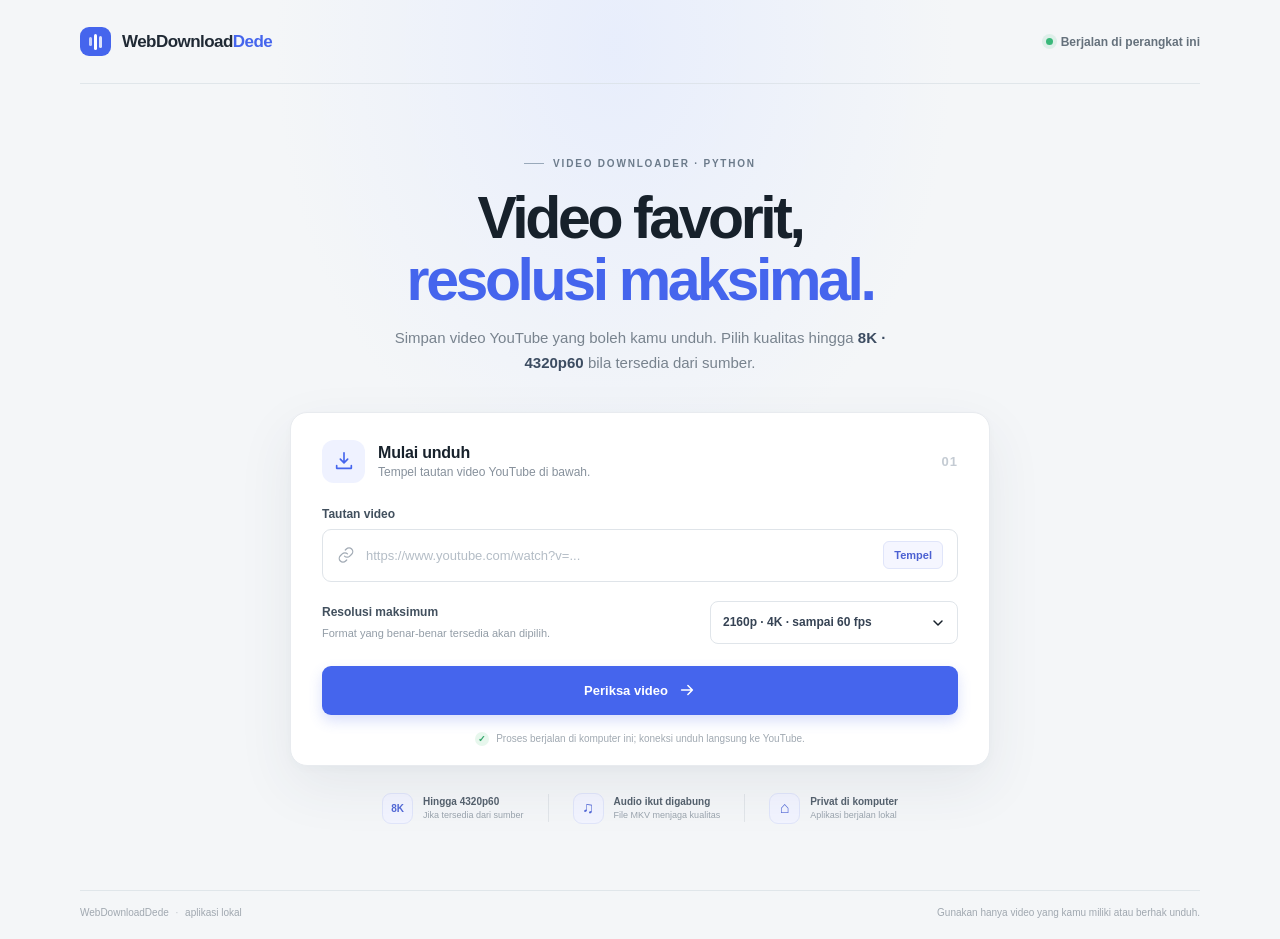
<file: templates/index.html>
<!doctype html>
<html lang="id">
<head>
  <meta charset="utf-8">
  <meta name="viewport" content="width=device-width, initial-scale=1">
  <meta name="theme-color" content="#f4f6f8">
  <title>WebDownloadDede — Pengunduh video lokal</title>
  <link rel="stylesheet" href="/static/styles.css">
</head>
<body>
  <div class="page-shell">
    <header class="topbar">
      <a class="brand" href="/" aria-label="WebDownloadDede">
        <span class="brand-mark"><span></span><span></span><span></span></span>
        <span>WebDownload<span class="brand-accent">Dede</span></span>
      </a>
      <div class="local-badge"><span class="pulse"></span> Berjalan di perangkat ini</div>
    </header>

    <main>
      <section class="hero">
        <div class="eyebrow"><span class="eyebrow-line"></span> VIDEO DOWNLOADER · PYTHON</div>
        <h1>Video favorit,<br><span>resolusi maksimal.</span></h1>
        <p class="hero-copy">Simpan video YouTube yang boleh kamu unduh. Pilih kualitas hingga <strong>8K · 4320p60</strong> bila tersedia dari sumber.</p>

        <section class="download-card" aria-label="Form unduh video">
          <div class="card-top">
            <div class="card-icon" aria-hidden="true">
              <svg viewBox="0 0 24 24" fill="none"><path d="M12 3v11m0 0 4-4m-4 4-4-4M4 17v3h16v-3" stroke="currentColor" stroke-width="1.8" stroke-linecap="round" stroke-linejoin="round"/></svg>
            </div>
            <div>
              <h2>Mulai unduh</h2>
              <p>Tempel tautan video YouTube di bawah.</p>
            </div>
            <span class="step-number">01</span>
          </div>

          <form id="download-form">
            <label for="video-url">Tautan video</label>
            <div class="url-input-wrap">
              <svg viewBox="0 0 24 24" fill="none" aria-hidden="true"><path d="M10 13.5a4.95 4.95 0 0 0 7.02 0l2.5-2.5a4.96 4.96 0 0 0-7.02-7.02l-1.44 1.44M14 10.5a4.95 4.95 0 0 0-7.02 0l-2.5 2.5a4.96 4.96 0 0 0 7.02 7.02l1.44-1.44" stroke="currentColor" stroke-width="1.7" stroke-linecap="round"/></svg>
              <input id="video-url" name="url" type="url" placeholder="https://www.youtube.com/watch?v=..." autocomplete="url" required>
              <button id="paste-link" class="input-action" type="button" title="Tempel tautan dari clipboard">Tempel</button>
              <button id="clear-link" class="input-clear" type="button" aria-label="Hapus tautan" title="Hapus tautan" hidden>×</button>
            </div>

            <div class="quality-row">
              <div class="quality-label">
                <label for="quality">Resolusi maksimum</label>
                <span>Format yang benar-benar tersedia akan dipilih.</span>
              </div>
              <div class="select-wrap">
                <select id="quality" name="quality">
                  <option value="4320">4320p · 8K · sampai 60 fps</option>
                  <option value="2160" selected>2160p · 4K · sampai 60 fps</option>
                  <option value="1440">1440p · 2K · sampai 60 fps</option>
                  <option value="1080">1080p · Full HD</option>
                  <option value="720">720p · HD</option>
                  <option value="best">Tertinggi tersedia · maks. 60 fps</option>
                </select>
                <svg viewBox="0 0 16 16" aria-hidden="true"><path d="m4 6 4 4 4-4" fill="none" stroke="currentColor" stroke-width="1.5" stroke-linecap="round" stroke-linejoin="round"/></svg>
              </div>
            </div>

            <button id="main-button" class="primary-button" type="submit">
              <span id="button-label">Periksa video</span>
              <svg id="button-arrow" viewBox="0 0 20 20" fill="none" aria-hidden="true"><path d="M4 10h12m0 0-5-5m5 5-5 5" stroke="currentColor" stroke-width="1.7" stroke-linecap="round" stroke-linejoin="round"/></svg>
              <span class="button-spinner" aria-hidden="true"></span>
            </button>
          </form>

          <div id="notice" class="notice" role="status" aria-live="polite" hidden></div>

          <section id="video-panel" class="video-panel" hidden>
            <div class="video-summary">
              <span class="video-play" aria-hidden="true"><svg viewBox="0 0 20 20"><path d="M7 4.8v10.4L15 10 7 4.8Z" fill="currentColor"/></svg></span>
              <div class="video-text">
                <div class="video-kicker">VIDEO TERDETEKSI</div>
                <h3 id="video-title"></h3>
                <p id="video-meta"></p>
              </div>
            </div>
            <div class="formats-block">
              <div class="formats-heading"><span>Resolusi sumber</span><span id="format-count"></span></div>
              <div id="formats-list" class="formats-list"></div>
            </div>
          </section>

          <section id="progress-panel" class="progress-panel" hidden>
            <div class="progress-head">
              <div><span class="progress-kicker">PROGRES UNDUHAN</span><strong id="progress-message">Menyiapkan…</strong></div>
              <span id="progress-percent">0%</span>
            </div>
            <div class="progress-track"><span id="progress-fill"></span></div>
            <div class="progress-foot"><span id="progress-speed"></span><span id="progress-eta"></span></div>
          </section>

          <a id="file-link" class="file-link" hidden>
            <span class="file-link-icon"><svg viewBox="0 0 20 20" fill="none"><path d="M10 2.5v10m0 0 3.5-3.5M10 12.5 6.5 9M3.5 14.5v2h13v-2" stroke="currentColor" stroke-width="1.6" stroke-linecap="round" stroke-linejoin="round"/></svg></span>
            <span><strong>Unduhan siap</strong><small>File disimpan di folder downloads</small></span>
            <span class="file-link-action">Unduh ke komputer <span aria-hidden="true">↗</span></span>
          </a>

          <div class="card-note"><span class="shield">✓</span> Proses berjalan di komputer ini; koneksi unduh langsung ke YouTube.</div>
        </section>

        <div class="feature-row">
          <div class="feature"><span class="feature-icon">8K</span><span><strong>Hingga 4320p60</strong><small>Jika tersedia dari sumber</small></span></div>
          <div class="feature-divider"></div>
          <div class="feature"><span class="feature-icon audio-icon">♫</span><span><strong>Audio ikut digabung</strong><small>File MKV menjaga kualitas</small></span></div>
          <div class="feature-divider"></div>
          <div class="feature"><span class="feature-icon lock-icon">⌂</span><span><strong>Privat di komputer</strong><small>Aplikasi berjalan lokal</small></span></div>
        </div>
      </section>
    </main>

    <footer>
      <span>WebDownloadDede <span class="footer-dot">·</span> aplikasi lokal</span>
      <span>Gunakan hanya video yang kamu miliki atau berhak unduh.</span>
    </footer>
  </div>
  <script src="/static/app.js" defer></script>
</body>
</html>
</file>
<file: static/styles.css>
:root {
  color-scheme: light;
  --ink: #17212b;
  --muted: #79848d;
  --line: #e5e9ed;
  --blue: #4565ed;
  --blue-dark: #344fd0;
  --surface: #ffffff;
  --bg: #f4f6f8;
  --mint: #dff7e9;
  --green: #198c58;
}
* { box-sizing: border-box; }
body {
  margin: 0;
  color: var(--ink);
  background:
    radial-gradient(ellipse at 48% 5%, rgba(222, 231, 255, .56), transparent 36%),
    var(--bg);
  font-family: "DM Sans", "Segoe UI", sans-serif;
  font-size: 15px;
  -webkit-font-smoothing: antialiased;
}
button, input, select { font: inherit; }
.page-shell { width: min(100% - 48px, 1120px); margin: 0 auto; }
.topbar { height: 84px; display: flex; align-items: center; justify-content: space-between; border-bottom: 1px solid rgba(218, 224, 230, .75); }
.brand { display: inline-flex; align-items: center; gap: 11px; color: #202a35; text-decoration: none; font-family: "Space Grotesk", sans-serif; font-size: 17px; font-weight: 700; letter-spacing: -.55px; }
.brand-accent { color: var(--blue); }
.brand-mark { height: 29px; width: 31px; display: flex; align-items: center; justify-content: center; gap: 2px; border-radius: 9px; background: var(--blue); }
.brand-mark span { display: block; width: 3px; border-radius: 5px; background: white; }
.brand-mark span:nth-child(1) { height: 9px; opacity: .7; }
.brand-mark span:nth-child(2) { height: 16px; }
.brand-mark span:nth-child(3) { height: 12px; opacity: .82; }
.local-badge { display: flex; align-items: center; gap: 8px; color: #65717c; font-size: 12px; font-weight: 600; }
.pulse { width: 7px; height: 7px; border-radius: 50%; background: #39b87a; box-shadow: 0 0 0 4px rgba(57,184,122,.12); }
.hero { max-width: 700px; margin: 74px auto 0; text-align: center; }
.eyebrow { display: flex; justify-content: center; align-items: center; gap: 9px; color: #6c7b8b; font-size: 10px; font-weight: 700; letter-spacing: 1.8px; }
.eyebrow-line { width: 20px; height: 1px; background: #99a9ba; }
h1 { margin: 19px 0 13px; font-family: "Space Grotesk", sans-serif; font-size: clamp(42px, 6vw, 59px); line-height: 1.05; letter-spacing: -3.4px; font-weight: 600; }
h1 span { color: var(--blue); }
.hero-copy { max-width: 495px; margin: 0 auto; color: #78838e; font-size: 15px; line-height: 1.7; }
.hero-copy strong { color: #3c4c61; font-weight: 700; }
.download-card { position: relative; margin: 36px auto 0; padding: 27px 31px 19px; text-align: left; background: var(--surface); border: 1px solid #e8ebef; border-radius: 17px; box-shadow: 0 20px 55px rgba(47, 64, 84, .08), 0 3px 8px rgba(47, 64, 84, .025); }
.card-top { display: flex; align-items: center; gap: 13px; margin-bottom: 24px; }
.card-icon { width: 43px; height: 43px; flex: 0 0 43px; display: grid; place-items: center; color: var(--blue); border-radius: 12px; background: #eff2ff; }
.card-icon svg { width: 22px; height: 22px; }
.card-top h2 { margin: 0 0 3px; font-size: 16px; font-weight: 700; letter-spacing: -.2px; }
.card-top p { margin: 0; color: #87919c; font-size: 12px; }
.step-number { margin-left: auto; color: #c4cbd3; font-family: "Space Grotesk", sans-serif; font-size: 13px; font-weight: 700; letter-spacing: 1px; }
label { display: block; margin-bottom: 8px; font-size: 12px; font-weight: 700; color: #42505e; }
.url-input-wrap { height: 53px; display: flex; align-items: center; gap: 11px; padding: 0 14px; border: 1px solid #dfe4e9; border-radius: 9px; background: #fff; transition: border-color .18s, box-shadow .18s; }
.url-input-wrap:focus-within { border-color: #8da0ff; box-shadow: 0 0 0 3px rgba(69,101,237,.1); }
.url-input-wrap > svg { width: 18px; height: 18px; flex: 0 0 18px; color: #a2abb5; }
.url-input-wrap input { min-width: 0; flex: 1; height: 100%; padding: 0; color: var(--ink); border: 0; outline: none; font-size: 13px; background: transparent; }
.url-input-wrap input::placeholder { color: #b4bdc6; }
.input-action { flex: 0 0 auto; padding: 7px 10px; color: #4c61d2; border: 1px solid #e0e5fa; border-radius: 6px; background: #f5f6ff; font-size: 11px; font-weight: 700; cursor: pointer; }
.input-action:hover { background: #edf0ff; }
.input-clear { flex: 0 0 26px; width: 26px; height: 30px; padding: 0; color: #89939d; border: 0; border-radius: 6px; background: transparent; font-size: 20px; line-height: 1; cursor: pointer; }
.input-clear:hover { color: #344354; background: #f1f3f5; }
.url-domain { padding: 5px 7px; color: #8190a0; border-radius: 4px; background: #f3f5f7; font-size: 9px; font-weight: 700; letter-spacing: .8px; }
.quality-row { display: flex; align-items: center; justify-content: space-between; gap: 22px; margin-top: 19px; }
.quality-label label { margin: 0 0 4px; }
.quality-label span { color: #939da7; font-size: 11px; }
.select-wrap { position: relative; width: 248px; flex: 0 0 248px; }
.select-wrap select { appearance: none; width: 100%; height: 43px; padding: 0 36px 0 12px; color: #364354; border: 1px solid #e0e5ea; border-radius: 8px; background: white; outline: none; font-size: 12px; font-weight: 600; cursor: pointer; }
.select-wrap select:focus { border-color: #8da0ff; }
.select-wrap svg { position: absolute; top: 14px; right: 12px; width: 16px; height: 16px; pointer-events: none; }
.primary-button { width: 100%; height: 49px; display: flex; align-items: center; justify-content: center; gap: 10px; margin-top: 22px; color: white; border: 0; border-radius: 9px; background: var(--blue); box-shadow: 0 6px 14px rgba(69,101,237,.2); font-size: 13px; font-weight: 700; cursor: pointer; transition: transform .16s, background .16s, box-shadow .16s; }
.primary-button:hover { background: var(--blue-dark); box-shadow: 0 8px 18px rgba(69,101,237,.24); transform: translateY(-1px); }
.primary-button:disabled { opacity: .7; cursor: wait; transform: none; }
.primary-button > svg { width: 18px; height: 18px; }
.button-spinner { display: none; width: 15px; height: 15px; border: 2px solid rgba(255,255,255,.4); border-top-color: #fff; border-radius: 50%; animation: spin .7s linear infinite; }
.primary-button.busy #button-arrow { display: none; }
.primary-button.busy .button-spinner { display: inline-block; }
@keyframes spin { to { transform: rotate(360deg); } }
.notice { margin-top: 14px; padding: 11px 13px; color: #805221; border: 1px solid #f2dfc2; border-radius: 8px; background: #fff9ef; font-size: 12px; line-height: 1.5; }
.notice.error { color: #a94141; border-color: #f1d4d4; background: #fff5f5; }
.video-panel { margin-top: 18px; overflow: hidden; border: 1px solid #e9edf1; border-radius: 10px; background: #fbfcfd; }
.video-summary { display: flex; align-items: flex-start; gap: 11px; padding: 15px 15px 13px; }
.video-play { width: 29px; height: 29px; flex: 0 0 29px; display: grid; place-items: center; color: var(--blue); border-radius: 8px; background: #eef1ff; }
.video-play svg { width: 16px; height: 16px; }
.video-text { min-width: 0; }
.video-kicker, .progress-kicker { color: #8a96a2; font-size: 9px; letter-spacing: 1px; font-weight: 700; }
.video-text h3 { margin: 4px 0 3px; color: #283645; font-size: 13px; line-height: 1.4; }
.video-text p { margin: 0; color: #8b96a1; font-size: 11px; }
.formats-block { padding: 10px 15px 14px; border-top: 1px solid #edf0f3; }
.formats-heading { display: flex; justify-content: space-between; margin-bottom: 8px; color: #788591; font-size: 10px; font-weight: 700; }
.formats-heading span:last-child { color: #a6afb8; font-weight: 500; }
.formats-list { display: flex; flex-wrap: wrap; gap: 6px; }
.format-chip { padding: 5px 8px; color: #4f5f70; border: 1px solid #e5e9ed; border-radius: 5px; background: white; font-size: 10px; font-weight: 600; }
.format-chip.best { color: #394fc7; border-color: #dfe4ff; background: #f3f5ff; }
.progress-panel { margin-top: 18px; padding: 15px; border: 1px solid #e9edf1; border-radius: 10px; background: #fbfcfd; }
.progress-head { display: flex; justify-content: space-between; align-items: center; gap: 12px; }
.progress-head > div { display: flex; flex-direction: column; gap: 5px; }
.progress-head strong { color: #334153; font-size: 12px; }
#progress-percent { color: var(--blue); font-size: 13px; font-weight: 700; }
.progress-track { height: 6px; margin-top: 13px; overflow: hidden; border-radius: 8px; background: #e9edf2; }
.progress-track span { display: block; width: 0; height: 100%; border-radius: inherit; background: linear-gradient(90deg, #5572f1, #7d90ff); transition: width .25s ease; }
.progress-foot { display: flex; justify-content: space-between; min-height: 13px; margin-top: 7px; color: #97a1ab; font-size: 10px; }
.file-link { display: flex; align-items: center; gap: 11px; margin-top: 17px; padding: 12px 14px; color: inherit; text-decoration: none; border: 1px solid #cdebd9; border-radius: 10px; background: #f4fcf7; }
.file-link-icon { width: 32px; height: 32px; display: grid; place-items: center; color: var(--green); border-radius: 8px; background: var(--mint); }
.file-link-icon svg { width: 18px; height: 18px; }
.file-link > span:nth-child(2) { display: flex; flex: 1; flex-direction: column; gap: 2px; }
.file-link strong { color: #286947; font-size: 12px; }
.file-link small { color: #83a18f; font-size: 10px; }
.file-link-action { color: #268154; font-size: 11px; font-weight: 700; }
.card-note { display: flex; align-items: center; justify-content: center; gap: 7px; padding-top: 17px; color: #a0a9b2; font-size: 10px; }
.shield { display: inline-grid; width: 14px; height: 14px; place-items: center; color: #33a66b; border-radius: 50%; background: #e7f7ed; font-size: 9px; font-weight: 700; }
.feature-row { display: flex; align-items: center; justify-content: center; gap: 24px; margin: 27px 0 66px; }
.feature { display: flex; align-items: center; gap: 10px; text-align: left; }
.feature-icon { width: 31px; height: 31px; display: grid; place-items: center; color: #5369d7; border: 1px solid #e0e5fa; border-radius: 9px; background: #f2f4ff; font-family: "Space Grotesk", sans-serif; font-size: 10px; font-weight: 700; }
.audio-icon { font-size: 16px; }
.lock-icon { font-size: 16px; }
.feature span:last-child { display: flex; flex-direction: column; gap: 3px; }
.feature strong { color: #54616d; font-size: 10px; }
.feature small { color: #9aa4ad; font-size: 9px; }
.feature-divider { height: 28px; width: 1px; background: #e1e5e9; }
footer { display: flex; justify-content: space-between; padding: 16px 0 21px; color: #a0a8b0; border-top: 1px solid rgba(218,224,230,.75); font-size: 10px; }
.footer-dot { padding: 0 4px; color: #c0c6cc; }
[hidden] { display: none !important; }
@media (max-width: 620px) {
  .page-shell { width: min(100% - 32px, 500px); }
  .topbar { height: 68px; }
  .brand { font-size: 15px; }
  .local-badge { font-size: 10px; }
  .hero { margin-top: 51px; }
  h1 { font-size: clamp(40px, 11vw, 53px); letter-spacing: -2.7px; }
  .hero-copy { font-size: 13px; }
  .download-card { margin-top: 27px; padding: 21px 18px 17px; }
  .quality-row { align-items: flex-start; flex-direction: column; gap: 11px; }
  .select-wrap { width: 100%; flex-basis: auto; }
  .feature-row { align-items: flex-start; flex-direction: column; gap: 15px; width: 200px; margin: 23px auto 42px; }
  .feature-divider { display: none; }
  footer { gap: 12px; flex-direction: column; align-items: center; text-align: center; }
}
</file>
